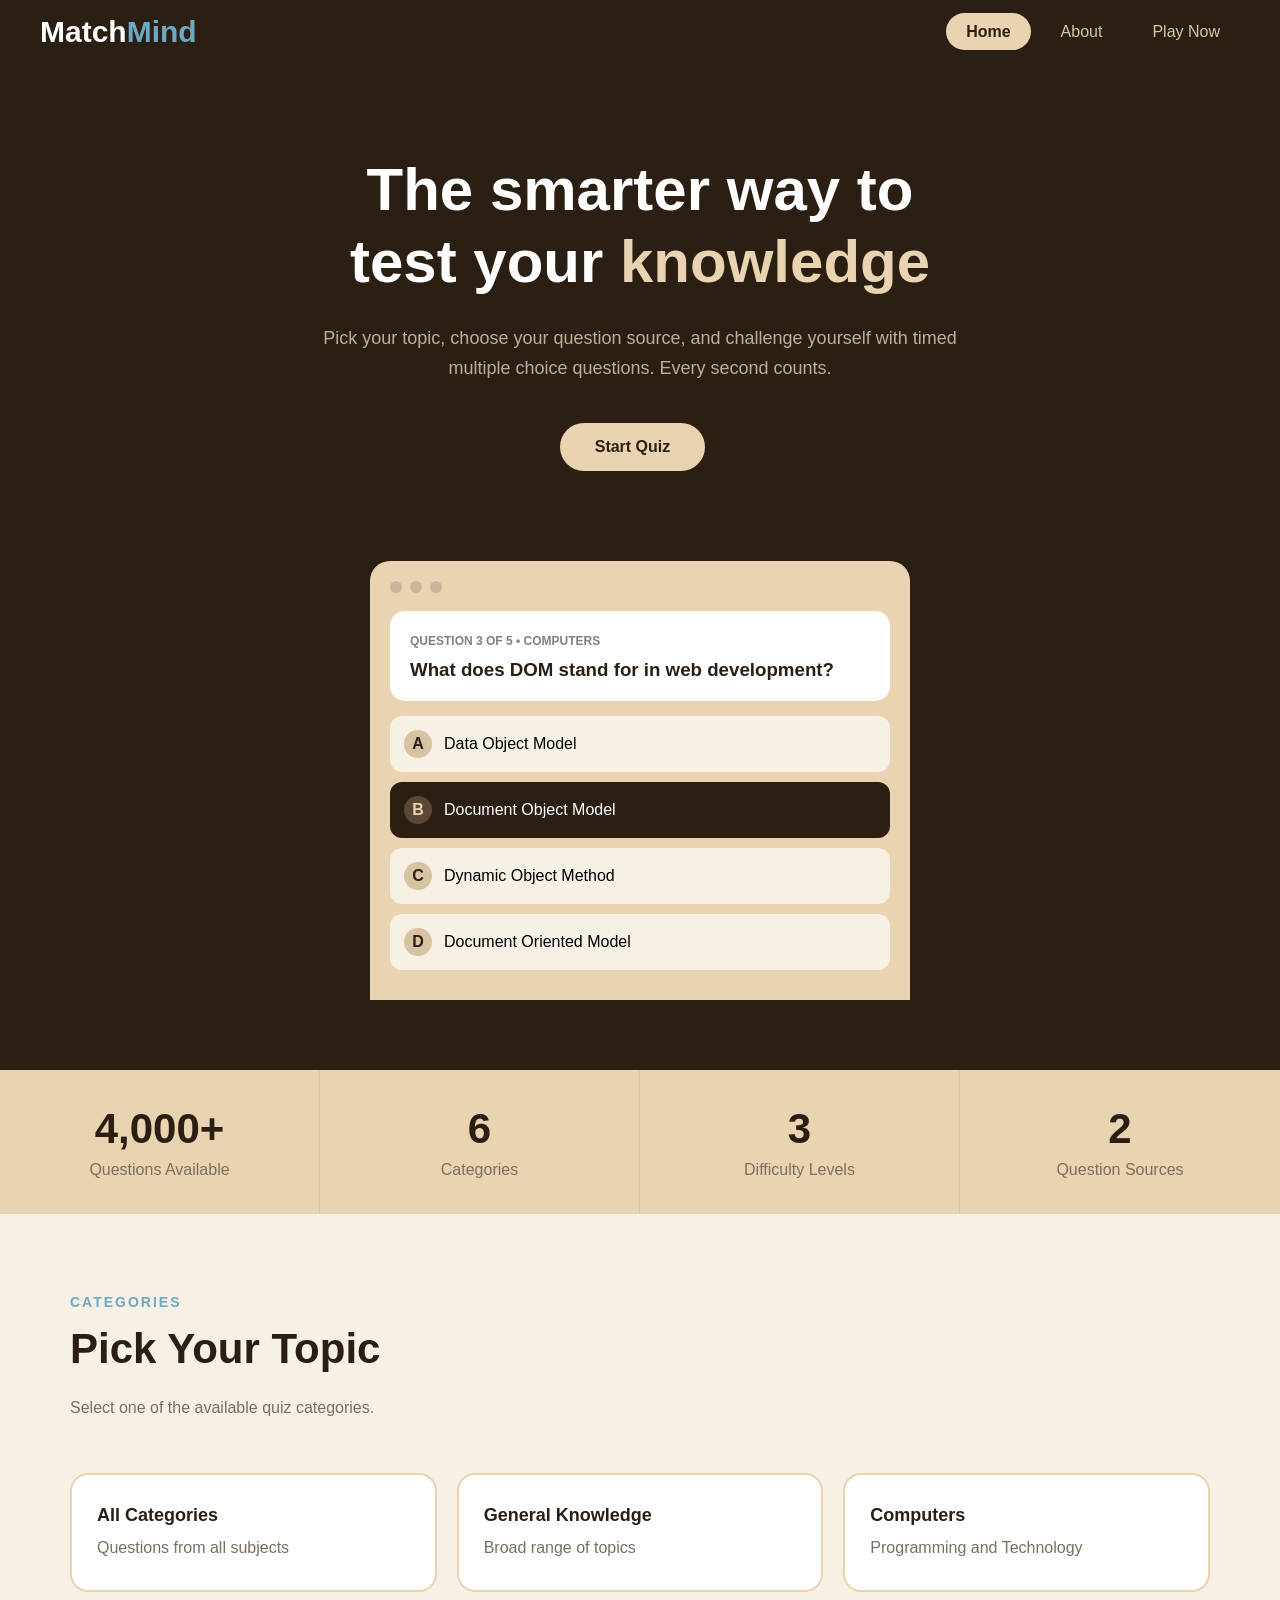
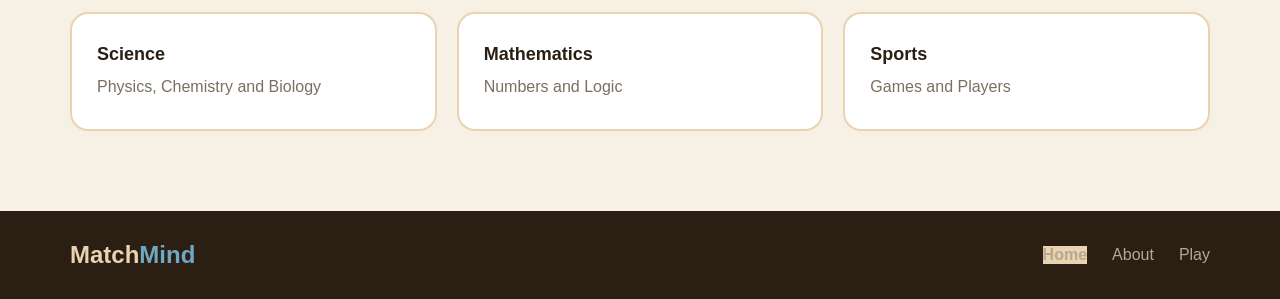
<file: pawan-folder/index.html>
<!DOCTYPE html>
<html lang="en">
<head>
  <meta charset="UTF-8">
  <meta name="viewport" content="width=device-width, initial-scale=1.0">
  <title>MatchMind - The Smarter Way to Test Your Knowledge</title>
  <link rel="stylesheet" href="style.css">
</head>
<body>

  
  <nav>
    <div class="logo">
      Match<span>Mind</span>
    </div>

    <div class="nav-right">
      <ul>
        <li><a href="index.html" class="active">Home</a></li>
        <li><a href="about.html">About</a></li>
        <li><a href="home.html">Play Now</a></li>
      </ul>
    </div>
  </nav>

 
  <section class="hero">
    <h1>
      The smarter way to <br>
      test your <span>knowledge</span>
    </h1>

    <p class="hero-text">
      Pick your topic, choose your question source, and challenge yourself with timed multiple choice questions. Every second counts.
    </p>

    <div class="hero-button">
      <a href="home.html" class="start-button">Start Quiz</a>
    </div>
  </section>

  <section class="mockup">
    <div class="quiz-card">
      <div class="browser">
        <span></span>
        <span></span>
        <span></span>
      </div>

      <div class="question">
        <small>QUESTION 3 OF 5 • COMPUTERS</small>
        <h3>What does DOM stand for in web development?</h3>
      </div>

      <div class="option">
        <div class="circle">A</div>
        <p>Data Object Model</p>
      </div>

      <div class="option active-option">
        <div class="circle">B</div>
        <p>Document Object Model</p>
      </div>

      <div class="option">
        <div class="circle">C</div>
        <p>Dynamic Object Method</p>
      </div>

      <div class="option">
        <div class="circle">D</div>
        <p>Document Oriented Model</p>
      </div>
    </div>
  </section>

  
  <section class="stats">
    <div class="stat-box">
      <h2>4,000+</h2>
      <p>Questions Available</p>
    </div>

    <div class="stat-box">
      <h2>6</h2>
      <p>Categories</p>
    </div>

    <div class="stat-box">
      <h2>3</h2>
      <p>Difficulty Levels</p>
    </div>

    <div class="stat-box last">
      <h2>2</h2>
      <p>Question Sources</p>
    </div>
  </section>

 
  <section class="categories">
    <p class="category-tag">CATEGORIES</p>
    <h2>Pick Your Topic</h2>
    <p class="category-text">Select one of the available quiz categories.</p>

    <div class="category-grid">
      <div class="category-card">
        <h3>All Categories</h3>
        <p>Questions from all subjects</p>
      </div>

      <div class="category-card">
        <h3>General Knowledge</h3>
        <p>Broad range of topics</p>
      </div>

      <div class="category-card">
        <h3>Computers</h3>
        <p>Programming and Technology</p>
      </div>

      <div class="category-card">
        <h3>Science</h3>
        <p>Physics, Chemistry and Biology</p>
      </div>

      <div class="category-card">
        <h3>Mathematics</h3>
        <p>Numbers and Logic</p>
      </div>

      <div class="category-card">
        <h3>Sports</h3>
        <p>Games and Players</p>
      </div>
    </div>
  </section>


  <footer>
    <div class="footer-logo">
      Match<span>Mind</span>
    </div>

    <div class="footer-menu">
      <a href="index.html" class="active">Home</a>
      <a href="about.html">About</a>
      <a href="home.html">Play</a>
    </div>
  </footer>

</body>
</html>
</file>
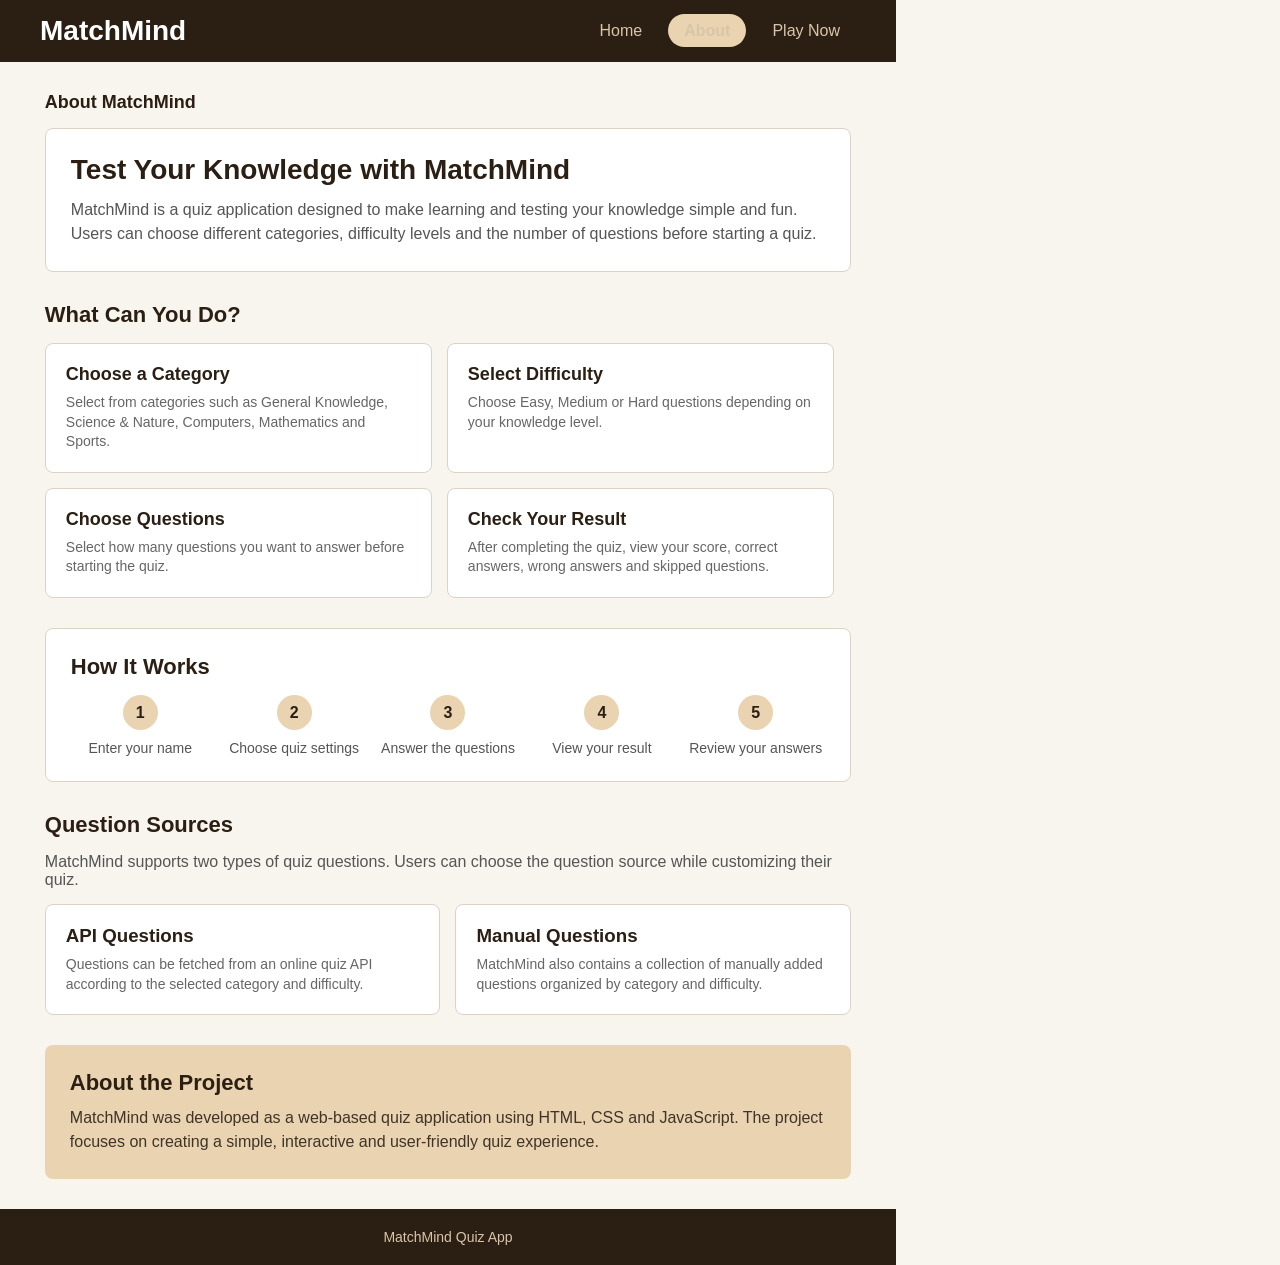
<file: Sujata-folder/about.html>
<!DOCTYPE html>
<html lang="en">
<head>
    <meta charset="UTF-8">
    <meta name="viewport" content="width=device-width, initial-scale=1.0">
    <title>About - MatchMind</title>
    <link rel="stylesheet" href="about.css">
</head>
<body>

  
    <nav class="navbar">
        <div class="logo">MatchMind</div>
        <div class="nav-right">
            <ul>
                <li><a href="index.html">Home</a></li>
                <li><a href="about.html" class="active">About</a></li>
                <li><a href="home.html">Play Now</a></li>
            </ul>
        </div>
    </nav>

   
    <main class="about-container">

        <div class="subhead">About MatchMind</div>

        <section class="about-intro">
            <h1>Test Your Knowledge with MatchMind</h1>
            <p>
                MatchMind is a quiz application designed to make learning and testing your knowledge simple and fun.
                Users can choose different categories, difficulty levels and the number of questions before starting a quiz.
            </p>
        </section>

       
        <section class="section">
            <h2>What Can You Do?</h2>
            <div class="feature-container">
                <div class="feature-card">
                    <h3>Choose a Category</h3>
                    <p>Select from categories such as General Knowledge, Science &amp; Nature, Computers, Mathematics and Sports.</p>
                </div>

                <div class="feature-card">
                    <h3>Select Difficulty</h3>
                    <p>Choose Easy, Medium or Hard questions depending on your knowledge level.</p>
                </div>

                <div class="feature-card">
                    <h3>Choose Questions</h3>
                    <p>Select how many questions you want to answer before starting the quiz.</p>
                </div>

                <div class="feature-card">
                    <h3>Check Your Result</h3>
                    <p>After completing the quiz, view your score, correct answers, wrong answers and skipped questions.</p>
                </div>
            </div>
        </section>

     
        <section class="section how-section">
            <h2>How It Works</h2>
            <div class="steps">
                <div class="step">
                    <div class="step-num">1</div>
                    <p>Enter your name</p>
                </div>
                <div class="step">
                    <div class="step-num">2</div>
                    <p>Choose quiz settings</p>
                </div>
                <div class="step">
                    <div class="step-num">3</div>
                    <p>Answer the questions</p>
                </div>
                <div class="step">
                    <div class="step-num">4</div>
                    <p>View your result</p>
                </div>
                <div class="step">
                    <div class="step-num">5</div>
                    <p>Review your answers</p>
                </div>
            </div>
        </section>

        
        <section class="section source-section">
            <h2>Question Sources</h2>
            <p class="source-intro">
                MatchMind supports two types of quiz questions. Users can choose the question source while customizing their quiz.
            </p>
            <div class="source-container">
                <div class="source-card">
                    <h3>API Questions</h3>
                    <p>Questions can be fetched from an online quiz API according to the selected category and difficulty.</p>
                </div>
                <div class="source-card">
                    <h3>Manual Questions</h3>
                    <p>MatchMind also contains a collection of manually added questions organized by category and difficulty.</p>
                </div>
            </div>
        </section>

       
        <section class="project-section">
            <h2>About the Project</h2>
            <p>
                MatchMind was developed as a web-based quiz application using HTML, CSS and JavaScript.
                The project focuses on creating a simple, interactive and user-friendly quiz experience.
            </p>
        </section>

    </main>

   
    <footer>
        <p>MatchMind Quiz App</p>
    </footer>

</body>
</html>
</file>
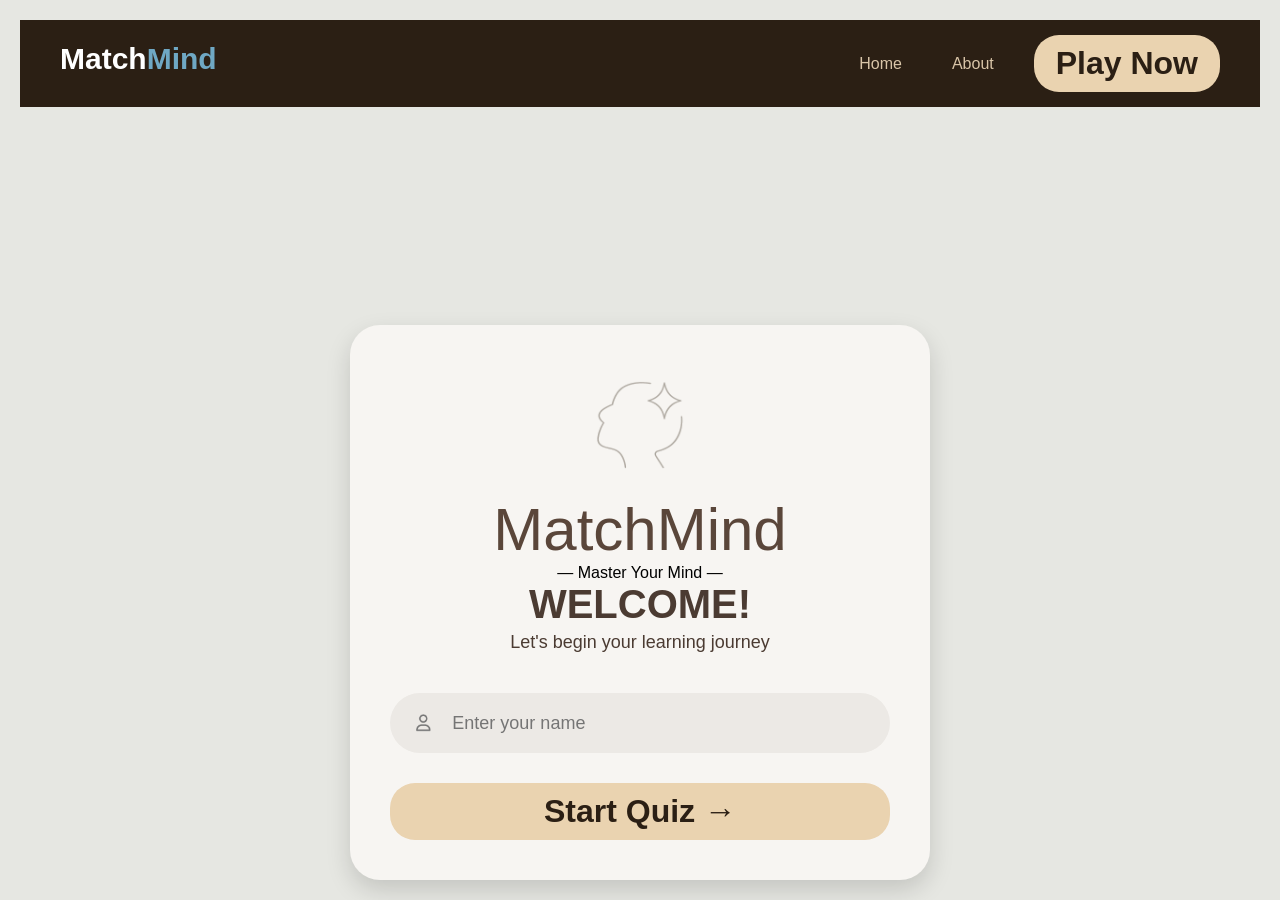
<file: Sujata-folder/home.html>
<!DOCTYPE html>
<html lang="en">
<head>
    <meta charset="UTF-8">
    <meta name="viewport" content="width=device-width, initial-scale=1.0">
    <title>MatchMind</title>

    <link rel="stylesheet" href="home.css">
</head>

<body>

    <nav>
        <div class="logo">
            Match<span>Mind</span>
        </div>

        <div class="nav-right">
            <ul>
                <li><a href="index.html">Home</a></li>
                <li><a href="about.html">About</a></li>
            </ul>

            <a href="home.html" class="btn active">Play Now</a>
        </div>
    </nav>
     
    <div class="container">

        <div class="logo">
            <img src="MatchMind_Logo.png" alt="logo">
        </div>

        <h1>MatchMind</h1>

        <p class="line">
            — Master Your Mind —  
        </p>

        <h2>WELCOME!</h2>

        <p class="subtitle">
            Let's begin your learning journey
        </p>

        <div class="input-box">
            <img src="man.png" alt="user">
            <input type="text" id="userName" placeholder="Enter your name">
        </div>

        <button class="btn" onclick="startQuiz()">
            Start Quiz →
        </button>

    </div>

    <script src="home.js"></script>
</body>
</html>
</file>
<file: pawan-folder/style.css>
* {
  margin: 0;
  padding: 0;
  box-sizing: border-box;
}

body {
  font-family: Arial, Helvetica, sans-serif;
}


nav {
  background: #2b1f14;
  display: flex;
  justify-content: space-between;
  align-items: center;
  padding: 15px 40px;
  width: 100%;
}

.logo {
  font-size: 30px;
  font-weight: bold;
  color: white;
}

.logo span {
  color: #6FA8C4;
}

.nav-right {
  display: flex;
  align-items: center;
  gap: 20px;
}

nav ul {
  display: flex;
  list-style: none;
  gap: 10px;
}

nav ul li a {
  text-decoration: none;
  color: #d9c5a8;
  font-size: 16px;
  padding: 10px 20px;
  border-radius: 25px;
  transition: .3s;
}

nav ul li a:hover {
  background: white;
  color: #2b1f14;
}

.active {
  background: #ead3b0;
  color: #2b1f14;
  font-weight: bold;
}




.hero {
  background: #2b1f14;
  text-align: center;
  padding: 90px 20px;
}

.hero h1 {
  color: white;
  font-size: 60px;
  line-height: 1.2;
  margin-bottom: 25px;
}

.hero h1 span {
  color: #ead3b0;
}

.hero-text {
  color: #bfae97;
  width: 650px;
  max-width: 90%;
  margin: auto;
  line-height: 30px;
  font-size: 18px;
}

.hero-button {
  margin-top: 40px;
}

.start-button {
  text-decoration: none;
  color: #2b1f14;
  background: #ead3b0;
  padding: 15px 35px;
  border-radius: 30px;
  font-weight: bold;
  margin-right: 15px;
  display: inline-block;
  transition: .3s;
}

.start-button:hover {
  background: white;
  color: #2b1f14;
}


.mockup {
  background: #2b1f14;
  padding-bottom: 70px;
}

.quiz-card {
  width: 540px;
  margin: auto;
  background: #ead3b0;
  border-radius: 20px 20px 0 0;
  padding: 20px;
}

.browser {
  display: flex;
  gap: 8px;
  margin-bottom: 18px;
}

.browser span {
  width: 12px;
  height: 12px;
  background: #c8b59a;
  border-radius: 50%;
}

.question {
  background: white;
  padding: 20px;
  border-radius: 15px;
  margin-bottom: 15px;
}

.question small {
  color: gray;
  font-size: 12px;
  font-weight: bold;
}

.question h3 {
  margin-top: 10px;
  color: #2b1f14;
}

.option {
  display: flex;
  align-items: center;
  gap: 12px;
  background: #f7f0e5;
  padding: 14px;
  border-radius: 12px;
  margin-bottom: 10px;
}

.active-option {
  background: #2b1f14;
  color: white;
}

.circle {
  width: 28px;
  height: 28px;
  border-radius: 50%;
  background: #d7c2a2;
  display: flex;
  justify-content: center;
  align-items: center;
  font-weight: bold;
  color: #2b1f14;
}

.active-option .circle {
  background: #5a4735;
  color: #ead3b0;
}



.stats {
  display: grid;
  grid-template-columns: repeat(4, 1fr);
  background: #ead3b0;
}

.stat-box {
  text-align: center;
  padding: 35px 20px;
  border-right: 1px solid #d9c5a8;
}

.last {
  border-right: none;
}

.stat-box h2 {
  font-size: 42px;
  color: #2b1f14;
  margin-bottom: 8px;
}

.stat-box p {
  color: #7a6f60;
  font-size: 16px;
}



.categories {
  padding: 80px 70px;
  background: #f7f0e5;
}

.category-tag {
  color: #6FA8C4;
  font-size: 14px;
  font-weight: bold;
  letter-spacing: 2px;
  text-transform: uppercase;
  margin-bottom: 15px;
}

.categories h2 {
  font-size: 42px;
  color: #2b1f14;
  margin-bottom: 20px;
}

.category-text {
  width: 500px;
  color: #7a6f60;
  line-height: 30px;
  margin-bottom: 50px;
}

.category-grid {
  display: grid;
  grid-template-columns: repeat(3, 1fr);
  gap: 20px;
}

.category-card {
  background: white;
  border: 2px solid #ead3b0;
  border-radius: 18px;
  padding: 30px 25px;
  cursor: pointer;
  transition: .3s;
}

.category-card:hover {
  border-color: #2b1f14;
  transform: translateY(-5px);
}

.category-card h3 {
  color: #2b1f14;
  margin-bottom: 10px;
  font-size: 18px;
}

.category-card p {
  color: #7a6f60;
  line-height: 24px;
}



footer {
  background: #2b1f14;
  display: flex;
  justify-content: space-between;
  align-items: center;
  padding: 30px 70px;
}

.footer-logo {
  color: #ead3b0;
  font-size: 24px;
  font-weight: bold;
}

.footer-logo span {
  color: #6FA8C4;
}

.footer-menu {
  display: flex;
  gap: 25px;
}

.footer-menu a {
  text-decoration: none;
  color: #b8a792;
  transition: .3s;
}

.footer-menu a:hover {
  color: white;
}



@media (max-width: 992px) {
  .stats {
    grid-template-columns: repeat(2, 1fr);
  }

  .category-grid {
    grid-template-columns: repeat(2, 1fr);
  }

  footer {
    flex-direction: column;
    gap: 20px;
    text-align: center;
  }
}

@media (max-width: 768px) {
  nav {
    flex-direction: column;
    gap: 20px;
  }

  .nav-right {
    flex-direction: column;
  }

  .hero h1 {
    font-size: 42px;
  }

  .hero-text,
  .category-text {
    width: 100%;
  }

  .quiz-card {
    width: 95%;
  }

  .stats,
  .category-grid {
    grid-template-columns: 1fr;
  }

  .categories {
    padding: 60px 25px;
  }

  footer {
    padding: 30px 20px;
  }
}
</file>
<file: Sujata-folder/about.css>
* {
    margin: 0;
    padding: 0;
    box-sizing: border-box;
}

body {
    width:70%;
    font-family: Arial, sans-serif;
    background-color: #f8f5ef;
    color: #2b1f14;
}

/* NAVIGATION */
nav {
    background: #2b1f14;
    display: flex;
    justify-content: space-between;
    align-items: center;
    padding: 15px 40px;
}

.logo {
    font-size: 28px;
    font-weight: bold;
    color: white;
}

.nav-right ul {
    display: flex;
    list-style: none;
    gap: 10px;
}

.nav-right ul li a {
    text-decoration: none;
    color: #d9c5a8;
    font-size: 16px;
    padding: 8px 16px;
    border-radius: 20px;
}

.nav-right ul li a:hover {
    background: white;
    color: #2b1f14;
}

.active {
    background: #ead3b0;
    color: #2b1f14;
    font-weight: bold;
}

/* MAIN CONTENT */
.about-container {
    width: 90%;
    max-width: 1000px;
    margin: 30px auto;
}

.subhead {
    font-size: 18px;
    font-weight: bold;
    margin-bottom: 15px;
    color: #2b1f14;
}

/* INTRO SECTION */
.about-intro {
    background-color: white;
    border: 1px solid #ddd3c5;
    padding: 25px;
    border-radius: 8px;
    margin-bottom: 30px;
}

.about-intro h1 {
    font-size: 28px;
    margin-bottom: 12px;
}

.about-intro p {
    color: #555;
    line-height: 1.5;
}

/* GENERAL SECTIONS */
.section {
    margin-bottom: 30px;
}

.section h2 {
    font-size: 22px;
    margin-bottom: 15px;
}

/* FEATURE CARDS */
.feature-container {
    display: flex;
    flex-wrap: wrap;
    gap: 15px;
}

.feature-card {
    background-color: white;
    border: 1px solid #ddd3c5;
    padding: 20px;
    border-radius: 8px;
    width: 48%;
}

.feature-card h3 {
    margin-bottom: 8px;
    font-size: 18px;
}

.feature-card p {
    color: #666;
    line-height: 1.4;
    font-size: 14px;
}

/* HOW IT WORKS */
.how-section {
    background-color: white;
    border: 1px solid #ddd3c5;
    padding: 25px;
    border-radius: 8px;
}

.steps {
    display: flex;
    gap: 15px;
    text-align: center;
}

.step {
    flex: 1;
}

.step-num {
    width: 35px;
    height: 35px;
    margin: 0 auto 10px auto;
    background-color: #ead3b0;
    border-radius: 50%;
    line-height: 35px;
    font-weight: bold;
}

.step p {
    font-size: 14px;
    color: #555;
}

/* QUESTION SOURCES */
.source-intro {
    margin-bottom: 15px;
    color: #555;
}

.source-container {
    display: flex;
    gap: 15px;
}

.source-card {
    background-color: white;
    border: 1px solid #ddd3c5;
    padding: 20px;
    border-radius: 8px;
    width: 50%;
}

.source-card h3 {
    margin-bottom: 8px;
}

.source-card p {
    color: #666;
    line-height: 1.4;
    font-size: 14px;
}

/* PROJECT SECTION */
.project-section {
    background-color: #ead3b0;
    padding: 25px;
    border-radius: 8px;
    margin-bottom: 30px;
}

.project-section h2 {
    font-size: 22px;
    margin-bottom: 10px;
}

.project-section p {
    line-height: 1.5;
    color: #3f3429;
}

/* FOOTER */
footer {
    text-align: center;
    padding: 20px;
    background-color: #2b1f14;
    color: #d9c5a8;
    font-size: 14px;
}

/* RESPONSIVE */
@media (max-width: 700px) {
    nav {
        flex-direction: column;
        gap: 10px;
    }

    .feature-card, 
    .source-card {
        width: 100%;
    }

    .steps, 
    .source-container {
        flex-direction: column;
    }
}
</file>
<file: Sujata-folder/home.css>
*{
    margin:0;
    padding:0;
    box-sizing:border-box;
    font-family:Arial, Helvetica, sans-serif;
}

body{
    background:#E6E7E2;
    display:flex;
    flex-direction:column; 
    justify-content:center;
    align-items:center;
    min-height:100vh;
    padding:20px;
}

.container{
    width:580px;
    background:#f7f5f2;
    border-radius:30px;
    padding:40px;
    text-align:center;
    box-shadow:0 10px 25px rgba(0,0,0,0.15);
}

.logo{
    display:flex;
    justify-content:center;
    margin-bottom:10px;
}

.logo img{
    width:180px;
    height:auto;
}

h1{
    font-size:60px;
    font-weight:300;
    color:#5a463a;
}

.tagline{
    color:#5a463a;
    font-size:24px;
    margin-bottom:35px;
}

h2{
    color:#4b3b32;
    font-size:40px;
    margin-bottom:5px;
}

.subtitle{
    color:#4b3b32;
    font-size:18px;
    margin-bottom:40px;
}

.input-box{
    display:flex;
    align-items:center;
    background:#ece9e5;
    border-radius:30px;
    padding:15px 20px;
    margin-bottom:30px;
}

.input-box img{
    width:30px;
    height:30px;
    margin-right:15px;
}

.input-box input{
    border:none;
    outline:none;
    background:transparent;
    width:100%;
    font-size:18px;
    color:#444;
}

.btn{
    width:100%;
    padding:18px;
    border:none;
    border-radius:10px;
    background:#b2a396;
    color:white;
    font-size:32px;
    cursor:pointer;
    transition:0.3s;
}

.btn:hover{
    background:#9e8f82;
}


@media(max-width:768px){

    .container{
        width:95%;
        padding:30px;
    }

    h1{
        font-size:45px;
    }

    h2{
        font-size:30px;
    }

    .tagline{
        font-size:20px;
    }

    .btn{
        font-size:24px;
    }
}

/* mobile */
@media(max-width:480px){

    .container{
        padding:20px;
    }

    .logo img{
        width:130px;
    }

    h1{
        font-size:35px;
    }

    h2{
        font-size:24px;
    }

    .tagline{
        font-size:16px;
    }

    .subtitle{
        font-size:15px;
    }

    .input-box{
        padding:12px 15px;
    }

    .input-box input{
        font-size:16px;
    }

    .btn{
        font-size:18px;
        padding:15px;
    }
}

nav{
    width:100%; /* Ensures nav stretches full width */
    background:#2b1f14;
    display:flex;
    justify-content:space-between;
    align-items:center;
    padding:15px 40px;
    margin-bottom: auto; /* Keeps nav pinned at the top */
}

.logo{
    color:white;
    font-size:30px;
    font-weight:bold;
}

.logo span{
    color:#6FA8C4;
}

.nav-right{
    display:flex;
    align-items:center;
    gap:20px;
}

nav ul{
    display:flex;
    list-style:none;
    gap:10px;
}

nav ul li a{
    text-decoration:none;
    color:#d9c5a8;
    padding:10px 20px;
    border-radius:25px;
    transition:.3s;
}

nav ul li a:hover{
    background:white;
    color:#2b1f14;
}

nav ul li a.active{
    background:#ead3b0;
    color:#2b1f14;
    font-weight:bold;
}

.btn{
    text-decoration:none;
    background:#ead3b0;
    color:#2b1f14;
    padding:10px 22px;
    border-radius:25px;
    font-weight:bold;
    transition:.3s;
}

.btn:hover{
    background:white;
}

.btn.active{
    background:#ead3b0;
}
</file>
